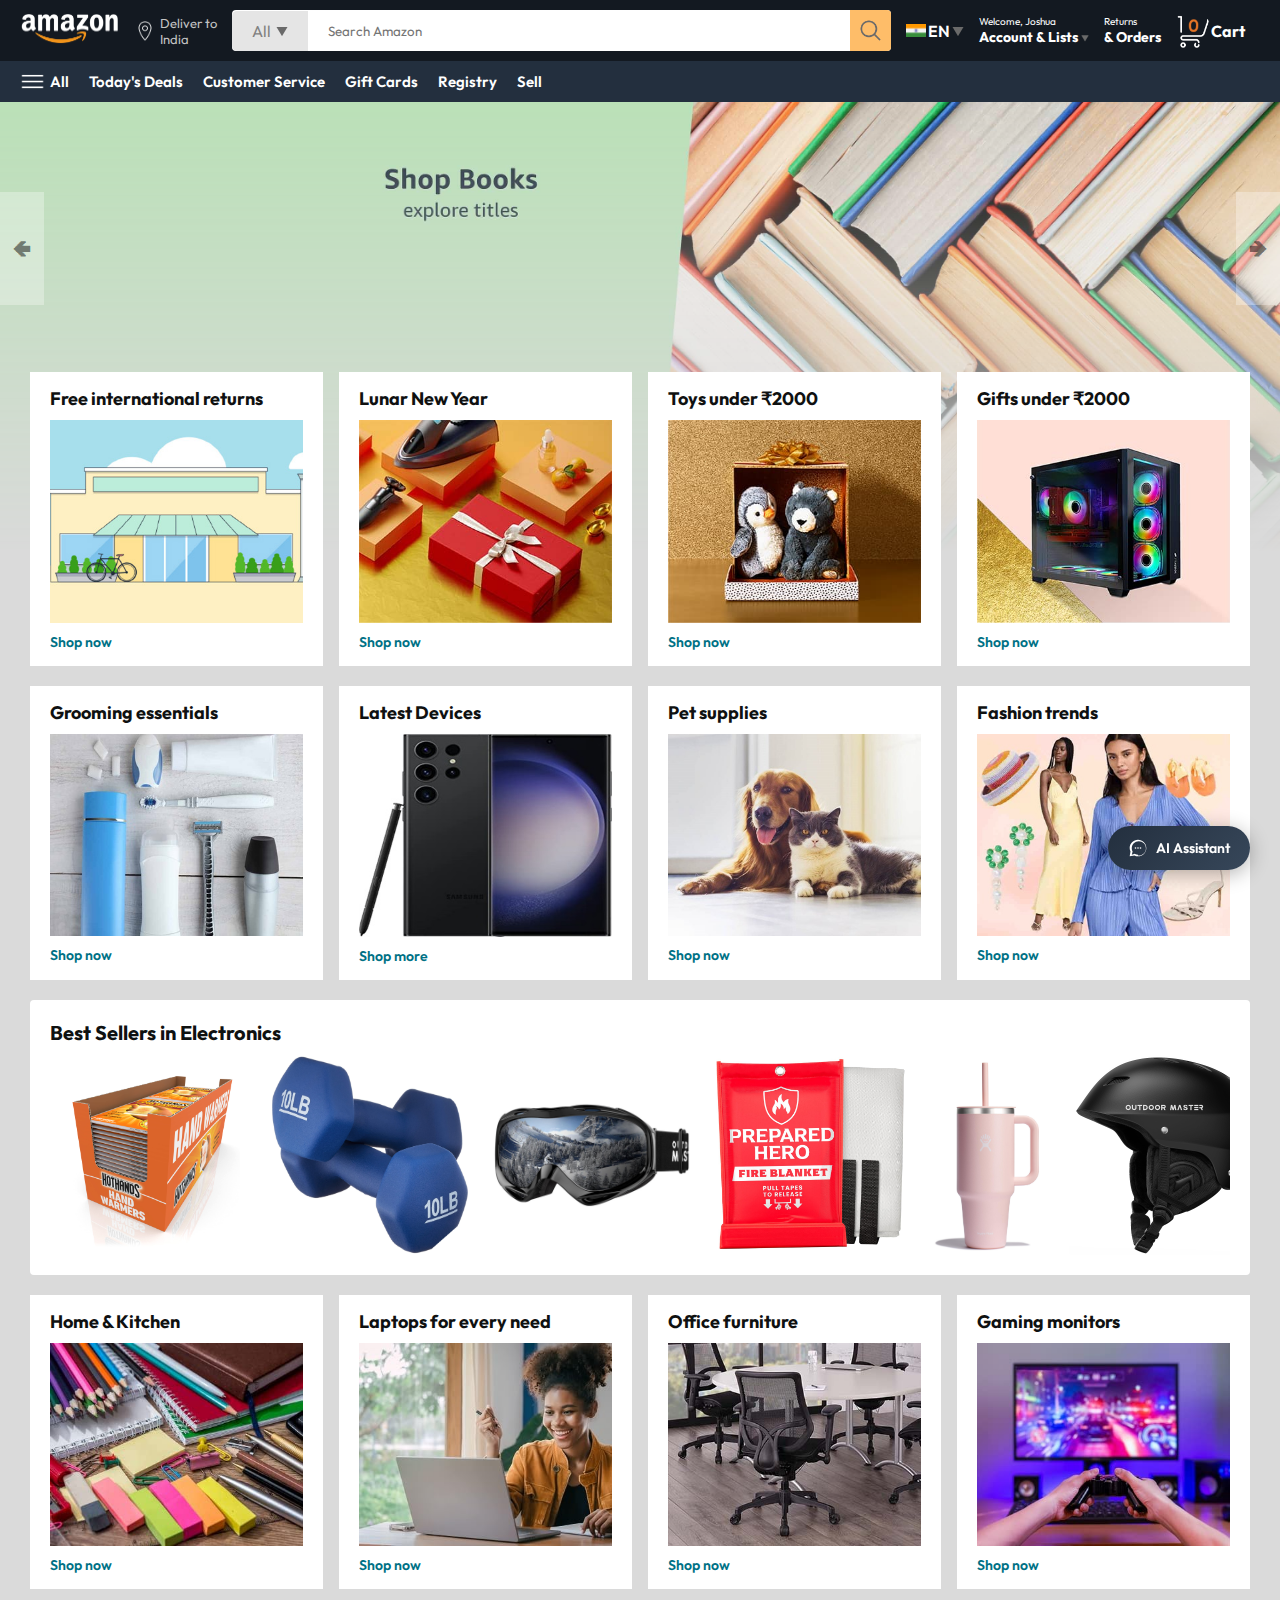
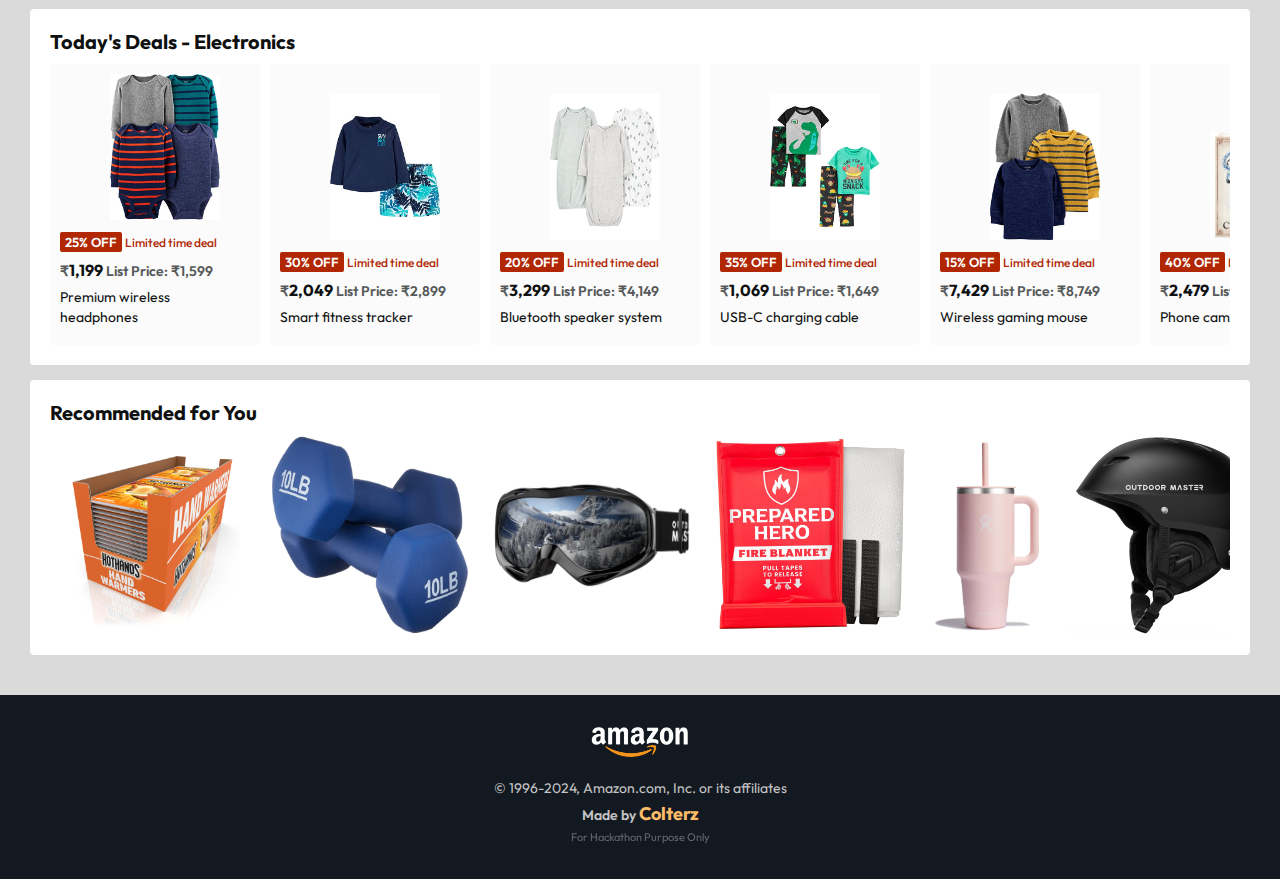
<file: index.html>
<!DOCTYPE html>
<html>
    <head>
        <meta charset="utf-8">
        <meta name="viewport" content="width=device-width, initial-scale=1.0">
        <meta http-equiv="X-UA-Compatible" content="ie=edge">
        <link rel="stylesheet" href="style.css">
        <title>Amazon</title>
    </head>
    <body>
        <nav>
        <a href="/">
            <img src="./assets/amazon_logo.png" width="100" alt="Amazon Logo">
        </a>
        <div class="nav-country">
            <img src="./assets/location_icon.png" height="20" alt="Location Icon">
            <div>
                <p>Deliver to</p>
                <p>India</p>
            </div>
        </div>
            <div class="nav-search">
                <div class="nav-search-gategory">
                    <p>All</p>
                    <img src="./assets/dropdown_icon.png" height="12" alt="">
                </div>
                <input type="text" class="nav-search-input" placeholder="Search Amazon">
                <img src="./assets/search_icon.png" class="nav-search-icon" alt="Search Icon">
            </div>

            <div class="nav-language">
                <img src="./assets/indian_flag.png" width="20px" alt="Indian Flag">
                <p>EN</p>
                <img src="./assets/dropdown_icon.png" width="12px" alt="">
            </div>

            <div class="nav-text">
                <p>Welcome, Joshua</p>
                <h1>Account & Lists <img src="./assets/dropdown_icon.png" width="8px" alt=""> </h1>
            </div>
            <div class="nav-text">
                <p>Returns</p>
                <h1>& Orders </h1>
            </div>
            <a href="./cart.html" class="nav-cart">
                <img src="./assets/cart_icon.png" width="35px" alt="Cart">
                <h4>Cart</h4>
            </a>
        </nav>

        <div class="nav-bottom">
            <div>
                <img src="./assets/menu_icon.png" width="25px" alt="Menu Icon">
                <p>All</p>
            </div>
            <p>Today's Deals</p>
            <p>Customer Service</p>
            <p>Gift Cards</p>
            <p>Registry</p>
            <p>Sell</p>
        </div>

        <div class="header-slider">
            <a href="#" class="control-prev">&#129144</a>
            <a href="#" class="control-next">&#129146</a>
            <ul>
                <img src="./assets/header1.jpg" class="header-img" alt="">
                <img src="./assets/header2.jpg" class="header-img" alt="">
                <img src="./assets/header3.jpg" class="header-img" alt="">
                <img src="./assets/header4.jpg" class="header-img" alt="">
                <img src="./assets/header5.jpg" class="header-img" alt="">
                <img src="./assets/header6.jpg" class="header-img" alt="">
            </ul>
        </div>

        <div class="box-row header-box">
            <div class="box-col">
                <h3>Free international returns</h3>
                <img src="./assets/box1-1.jpg" alt="">
                <a href="#">Shop now</a>
            </div>
            <div class="box-col">
                <h3>Lunar New Year</h3>
                <img src="./assets/box1-2.jpg" alt="">
                <a href="#">Shop now</a>
            </div>
            <div class="box-col">
                <h3>Toys under ₹2000</h3>
                <img src="./assets/box1-3.jpg" alt="">
                <a href="#">Shop now</a>
            </div>
            <div class="box-col">
                <h3>Gifts under ₹2000</h3>
                <img src="./assets/box1-4.jpg" alt="">
                <a href="#">Shop now</a>
            </div>
        </div>

        <div class="box-row">
            <div class="box-col">
                <h3>Grooming essentials</h3>
                <img src="./assets/box2-1.jpg" alt="">
                <a href="#">Shop now</a>
            </div>
            <div class="box-col">
                <h3>Latest Devices</h3>
                <img src="./assets/box2-2.jpg" alt="">
                <a href="./latest-devices.html">Shop more</a>
            </div>
            <div class="box-col">
                <h3>Pet supplies</h3>
                <img src="./assets/box2-3.jpg" alt="">
                <a href="#">Shop now</a>
            </div>
            <div class="box-col">
                <h3>Fashion trends</h3>
                <img src="./assets/box2-4.jpg" alt="">
                <a href="#">Shop now</a>
            </div>
        </div>

        <div class="products-slider">
            <h2>Best Sellers in Electronics</h2>
            <div class="products">
                <img src="./assets/product1-1.jpg" alt="">
                <img src="./assets/product1-2.jpg" alt="">
                <img src="./assets/product1-3.jpg" alt="">
                <img src="./assets/product1-4.jpg" alt="">
                <img src="./assets/product1-5.jpg" alt="">
                <img src="./assets/product1-6.jpg" alt="">
                <img src="./assets/product1-7.jpg" alt="">
                <img src="./assets/product1-8.jpg" alt="">
                <img src="./assets/product1-9.jpg" alt="">
                <img src="./assets/product1-10.jpg" alt="">
            </div>
        </div>

        <div class="box-row">
            <div class="box-col">
                <h3>Home & Kitchen</h3>
                <img src="./assets/box3-1.jpg" alt="">
                <a href="#">Shop now</a>
            </div>
            <div class="box-col">
                <h3>Laptops for every need</h3>
                <img src="./assets/box3-2.jpg" alt="">
                <a href="#">Shop now</a>
            </div>
            <div class="box-col">
                <h3>Office furniture</h3>
                <img src="./assets/box3-3.jpg" alt="">
                <a href="#">Shop now</a>
            </div>
            <div class="box-col">
                <h3>Gaming monitors</h3>
                <img src="./assets/box3-4.jpg" alt="">
                <a href="#">Shop now</a>
            </div>
        </div>

        <div class="products-slider-with-price">
            <h2>Today's Deals - Electronics</h2>
            <div class="products">
                <div class="product-card">
                    <div class="product-img-container">
                        <img src="./assets/product2-1.jpg" alt="">
                    </div>
                    <div class="product-offer">
                        <p>25% OFF</p> <span>Limited time deal</span>
                    </div>
                    <p class="product-price">₹<span>1,199</span> List Price: ₹1,599</p>
                    <h4>Premium wireless headphones</h4>
                </div>
                <div class="product-card">
                    <div class="product-img-container">
                        <img src="./assets/product2-2.jpg" alt="">
                    </div>
                    <div class="product-offer">
                        <p>30% OFF</p> <span>Limited time deal</span>
                    </div>
                    <p class="product-price">₹<span>2,049</span> List Price: ₹2,899</p>
                    <h4>Smart fitness tracker</h4>
                </div>
                <div class="product-card">
                    <div class="product-img-container">
                        <img src="./assets/product2-3.jpg" alt="">
                    </div>
                    <div class="product-offer">
                        <p>20% OFF</p> <span>Limited time deal</span>
                    </div>
                    <p class="product-price">₹<span>3,299</span> List Price: ₹4,149</p>
                    <h4>Bluetooth speaker system</h4>
                </div>
                <div class="product-card">
                    <div class="product-img-container">
                        <img src="./assets/product2-4.jpg" alt="">
                    </div>
                    <div class="product-offer">
                        <p>35% OFF</p> <span>Limited time deal</span>
                    </div>
                    <p class="product-price">₹<span>1,069</span> List Price: ₹1,649</p>
                    <h4>USB-C charging cable</h4>
                </div>
                <div class="product-card">
                    <div class="product-img-container">
                        <img src="./assets/product2-5.jpg" alt="">
                    </div>
                    <div class="product-offer">
                        <p>15% OFF</p> <span>Limited time deal</span>
                    </div>
                    <p class="product-price">₹<span>7,429</span> List Price: ₹8,749</p>
                    <h4>Wireless gaming mouse</h4>
                </div>
                <div class="product-card">
                    <div class="product-img-container">
                        <img src="./assets/product2-6.jpg" alt="">
                    </div>
                    <div class="product-offer">
                        <p>40% OFF</p> <span>Limited time deal</span>
                    </div>
                    <p class="product-price">₹<span>2,479</span> List Price: ₹4,129</p>
                    <h4>Phone camera lens kit</h4>
                </div>
                <div class="product-card">
                    <div class="product-img-container">
                        <img src="./assets/product2-7.jpg" alt="">
                    </div>
                    <div class="product-offer">
                        <p>25% OFF</p> <span>Limited time deal</span>
                    </div>
                    <p class="product-price">₹<span>16,499</span> List Price: ₹21,999</p>
                    <h4>Smart home security camera</h4>
                </div>
                <div class="product-card">
                    <div class="product-img-container">
                        <img src="./assets/product2-8.jpg" alt="">
                    </div>
                    <div class="product-offer">
                        <p>50% OFF</p> <span>Lightning Deal</span>
                    </div>
                    <p class="product-price">₹<span>829</span> List Price: ₹1,649</p>
                    <h4>Phone screen protector</h4>
                </div>
                <div class="product-card">
                    <div class="product-img-container">
                        <img src="./assets/product2-9.jpg" alt="">
                    </div>
                    <div class="product-offer">
                        <p>45% OFF</p> <span>Limited time deal</span>
                    </div>
                    <p class="product-price">₹<span>4,539</span> List Price: ₹8,249</p>
                    <h4>Portable power bank</h4>
                </div>
                <div class="product-card">
                    <div class="product-img-container">
                        <img src="./assets/product2-10.jpg" alt="">
                    </div>
                    <div class="product-offer">
                        <p>30% OFF</p> <span>Limited time deal</span>
                    </div>
                    <p class="product-price">₹<span>5,779</span> List Price: ₹8,249</p>
                    <h4>Wireless charging pad</h4>
                </div>
                <div class="product-card">
                    <div class="product-img-container">
                        <img src="./assets/product2-11.jpg" alt="">
                    </div>
                    <div class="product-offer">
                        <p>60% OFF</p> <span>Lightning Deal</span>
                    </div>
                    <p class="product-price">₹<span>659</span> List Price: ₹1,649</p>
                    <h4>Car phone mount</h4>
                </div>
            </div>
        </div>

        <div class="products-slider">
            <h2>Recommended for You</h2>
            <div class="products">
                <img src="./assets/product1-1.jpg" alt="">
                <img src="./assets/product1-2.jpg" alt="">
                <img src="./assets/product1-3.jpg" alt="">
                <img src="./assets/product1-4.jpg" alt="">
                <img src="./assets/product1-5.jpg" alt="">
                <img src="./assets/product1-6.jpg" alt="">
                <img src="./assets/product1-7.jpg" alt="">
                <img src="./assets/product1-8.jpg" alt="">
                <img src="./assets/product1-9.jpg" alt="">
                <img src="./assets/product1-10.jpg" alt="">
            </div>
        </div>

        <!-- AI Chatbot Floating Button -->
        <div class="chatbot-float">
            <button class="chatbot-btn" onclick="toggleChatbot()">
                <svg width="24" height="24" viewBox="0 0 24 24" fill="none">
                    <path d="M12 2C6.48 2 2 6.48 2 12C2 13.54 2.36 14.98 3.01 16.26L2 22L7.74 20.99C9.02 21.64 10.46 22 12 22C17.52 22 22 17.52 22 12S17.52 2 12 2ZM12 20C10.74 20 9.54 19.68 8.5 19.12L8.19 18.95L4.55 19.95L5.55 16.31L5.38 16C4.82 14.96 4.5 13.76 4.5 12.5C4.5 7.81 8.31 4 13 4S21.5 7.81 21.5 12.5S17.69 21 13 21H12Z" fill="currentColor"/>
                    <circle cx="9" cy="12" r="1" fill="currentColor"/>
                    <circle cx="12" cy="12" r="1" fill="currentColor"/>
                    <circle cx="15" cy="12" r="1" fill="currentColor"/>
                </svg>
                <span>AI Assistant</span>
            </button>
        </div>

        <footer>
            <div class="footer-content">
                <img src="./assets/amazon_logo.png" width="100" alt="Amazon Logo">
                <div class="footer-text">
                    <p>© 1996-2024, Amazon.com, Inc. or its affiliates</p>
                    <p class="footer-credit">Made by <span>Colterz</span></p>
                    <p class="footer-hackathon">For Hackathon Purpose Only</p>
                </div>
            </div>
        </footer>

        <script src="script.js"></script>
    </body>
</html>
</file>
<file: style.css>
@import url('https://fonts.googleapis.com/css2?family=Honk&family=Outfit:wght@300;400;600;700;800;900&family=Poppins:ital,wght@0,100;0,200;0,300;0,400;0,500;0,600;0,700;0,800;0,900;1,100;1,200;1,300;1,400;1,500;1,600;1,700;1,800&display=swap');

* {
    margin: 0;
    padding: 0;
    box-sizing: border-box;
    font-family: 'Outfit', sans-serif;
}

body {
    background: #dadada;
}

a {
    text-decoration: none;
    color: inherit;
}

nav {
    background: #131921;
    display: flex;
    justify-content: space-between;
    align-items: center;
    padding: 10px 20px;
    color: #fff;
}

.nav-country {
    display: flex;
    align-items: center;
    margin-left: 15px;
    font-size: 13px;
    color: #c4c4c4;
    gap: 5px;
}

.nav-country h1 {
    color: #fff;
    font-size: 14px;
}

.nav-search {
    flex: 1;
    display: flex;
    align-items: center;
    margin-left: 15px;
    border-radius: 4px;
    max-width: 1000px;
    color: gray;
    background: #fff;
    -webkit-border-radius: 4px;
    -moz-border-radius: 4px;
    -ms-border-radius: 4px;
    -o-border-radius: 4px;
}

.nav-search-gategory {
    display: flex;
    align-items: center;
    padding: 10px 20px;
    gap: 5px;
    background: #e5e5e5;
    border-radius: 5px 0 0 5px;
    -webkit-border-radius: 5px 0 0 5px;
    -moz-border-radius: 5px 0 0 5px;
    -ms-border-radius: 5px 0 0 5px;
    -o-border-radius: 5px 0 0 5px;
}

.nav-search-input {
    border: none;
    outline: none;
    padding-left: 20px;
    width: 100%;
}

.nav-search-icon {
    max-width: 41px;
    padding: 8px;
    background: #febd69;
    border-radius: 0 4px 4px 0;
    cursor: pointer;
    -webkit-border-radius: 0 4px 4px 0;
    -moz-border-radius: 0 4px 4px 0;
    -ms-border-radius: 0 4px 4px 0;
    -o-border-radius: 0 4px 4px 0;
}

.nav-language {
    display: flex;
    align-items: center;
    gap: 2px;
    font-weight: 600;
    margin-left: 15px;
}

.nav-text {
    margin-left: 15px;
}

.nav-text p {
    font-size: 10px;
}

.nav-text h1 {
    font-size: 14px;
}

.nav-cart {
    display: flex;
    align-items: center;
    margin-left: 15px;
    margin-right: 15px;
}

.nav-bottom {
    display: flex;
    align-items: center;
    padding: 8px 20px;
    background: #232f3e;
    gap: 20px;
    color: #fff;
    font-size: 15px;
}

.nav-bottom div {
    display: flex;
    align-items: center;
    gap: 5px;
    cursor: pointer;
    font-weight: 600;
}

.nav-bottom p {
    cursor: pointer;
    font-weight: 600;
}

.header-slider {
    position: relative;
    overflow: hidden;
}

.header-slider ul {
    display: flex;
    overflow: hidden;
    transition: transform 0.5s ease-in-out;
    width: 600%; /* 6 images * 100% each */
}

.header-img {
    min-width: 100vw;
    width: 100vw;
    height: 450px;
    object-fit: cover;
    object-position: center 20%;
    mask-image: linear-gradient(to bottom, #000000, transparent 100%);
    flex-shrink: 0;
}

.header-slider a {
    position: absolute;
    top: 20%;
    z-index: 1;
    padding: 5vh 1vw;
    background: #ffffff4f;
    color: #0000007b;
    text-decoration: none;
    font-size: 18px;
    font-weight: bold;
    cursor: pointer;
    transition: 0.5s;
}

.control-next {
    right: 0;
}

.box-row {
    display: flex;
    flex-wrap: wrap;
    justify-content: space-between;
    row-gap: 20px;
    margin: 20px 30px;
}

.box-col {
    display: flex;
    flex-direction: column;
    gap: 10px;
    padding: 15px 20px;
    background: #fff;
    max-width: 24%;
    min-height: 200px;
}

.box-col h3 {
    font-size: 18px;
    font-weight: 700;
    color: #0f1111;
}

.box-col img {
    object-fit: cover;
    width: 100%;
    height: auto;
}

.box-col a {
    font-size: 14px;
    color: #007185;
    font-weight: 600;
    transition: color 0.3s;
}

.box-col a:hover {
    color: #c7511f;
}

/* Hover effect for all box columns */
.box-col {
    transition: all 0.3s ease;
    cursor: pointer;
}

.box-col:hover {
    border: 2px solid #febd69;
    transform: translateY(-2px);
    box-shadow: 0 4px 15px rgba(0, 0, 0, 0.1);
}

.box-col:hover a {
    background: #febd69;
    color: #0f1111;
    padding: 8px 16px;
    border-radius: 4px;
    text-align: center;
    font-weight: 700;
}

.box-col:hover a:hover {
    background: #f3a847;
}

.header-box {
    margin-top: -180px;
    position: relative;
    z-index: 2;
}

.products-slider {
    background: #fff;
    margin: 0 30px;
    padding: 20px;
    margin-bottom: 15px;
    border-radius: 4px;
}

.products-slider h2 {
    font-size: 20px;
    font-weight: 700;
    color: #0f1111;
    margin-bottom: 10px;
}

.products-slider .products {
    display: flex;
    overflow-x: auto;
    gap: 20px;
    margin-top: 10px;
}

.products-slider .products img {
    max-width: 200px;
    cursor: pointer;
    max-height: 200px;
    border-radius: 4px;
    transition: transform 0.3s;
}

.products-slider .products img:hover {
    transform: scale(1.05);
}

.products-slider .products::-webkit-scrollbar {
    display: none;
}

.products-slider-with-price {
    background: #fff;
    margin: 0 30px;
    padding: 20px;
    margin-bottom: 15px;
    border-radius: 4px;
}

.products-slider-with-price h2 {
    font-size: 20px;
    font-weight: 700;
    color: #0f1111;
    margin-bottom: 10px;
}

.products-slider-with-price .products {
    display: flex;
    overflow-x: auto;
    gap: 10px;
    margin-top: 10px;
}

.products-slider-with-price .products::-webkit-scrollbar {
    display: none;
}

.product-card {
    display: flex;
    flex-direction: column;
    justify-content: end;
    min-width: 210px;
    background: #fbfbfb;
    border-radius: 4px;
    padding: 10px;
    transition: box-shadow 0.3s;
    cursor: pointer;
}

.product-card:hover {
    box-shadow: 0 4px 8px rgba(0, 0, 0, 0.1);
}

.product-card img {
    max-width: 110px;
    margin: 0 50px;
}

.product-offer p {
    background: #b12704;
    color: #fff;
    display: inline-block;
    padding: 2px 5px;
    border-radius: 2px;
    font-size: 13px;
    margin: 8px 0;
    font-weight: 600;
    -webkit-border-radius: 2px;
    -moz-border-radius: 2px;
    -ms-border-radius: 2px;
    -o-border-radius: 2px;
}

.product-offer span {
    color: #b12704;
    font-weight: 500;
    font-size: 12px;
}

.product-offer h1 {
    font-size: 14px;
    font-weight: 600;
    margin: 8px 0;
}

.product-price {
    color: #565959;
    font-size: 14px;
    font-weight: 600;
}

.product-price span {
    font-size: 16px;
    color: #0f1111;
    font-weight: 700;
}

.product-card h4 {
    font-size: 14px;
    font-weight: 400;
    margin: 8px 0;
    color: #0f1111;
    line-height: 1.4;
}

/* Chatbot Floating Button */
.chatbot-float {
    position: fixed;
    bottom: 30px;
    right: 30px;
    z-index: 1000;
}

.chatbot-btn {
    display: flex;
    align-items: center;
    gap: 8px;
    background: linear-gradient(135deg, #232f3e, #37475a);
    color: #fff;
    border: none;
    padding: 12px 20px;
    border-radius: 50px;
    cursor: pointer;
    font-size: 14px;
    font-weight: 600;
    font-family: 'Outfit', sans-serif;
    box-shadow: 0 4px 20px rgba(0, 0, 0, 0.3);
    transition: all 0.3s ease;
    -webkit-border-radius: 50px;
    -moz-border-radius: 50px;
    -ms-border-radius: 50px;
    -o-border-radius: 50px;
}

.chatbot-btn:hover {
    background: linear-gradient(135deg, #37475a, #232f3e);
    transform: translateY(-2px);
    box-shadow: 0 6px 25px rgba(0, 0, 0, 0.4);
}

.chatbot-btn svg {
    width: 20px;
    height: 20px;
}

.chatbot-btn span {
    white-space: nowrap;
}

/* Enhanced Footer */
footer {
    background: #131921;
    color: #fff;
    padding: 30px 0;
    margin-top: 40px;
}

.footer-content {
    display: flex;
    flex-direction: column;
    align-items: center;
    gap: 15px;
    max-width: 1200px;
    margin: 0 auto;
    padding: 0 20px;
}

.footer-text {
    text-align: center;
}

.footer-text p {
    margin: 5px 0;
    color: #c4c4c4;
    font-size: 14px;
}

.footer-credit {
    font-size: 16px;
    font-weight: 600;
}

.footer-credit span {
    color: #febd69;
    font-weight: 700;
    font-size: 18px;
}

.footer-hackathon {
    font-size: 11px !important;
    color: #888 !important;
    opacity: 0.7;
    font-weight: 400;
}

/* Responsive Design */
@media (max-width: 768px) {
    .box-row {
        flex-direction: column;
        margin: 20px 15px;
    }
    
    .box-col {
        max-width: 100%;
    }
    
    .products-slider,
    .products-slider-with-price {
        margin: 0 15px;
    }
    
    .chatbot-btn span {
        display: none;
    }
    
    .chatbot-btn {
        width: 56px;
        height: 56px;
        padding: 16px;
        border-radius: 50%;
        justify-content: center;
    }
    
    nav {
        flex-wrap: wrap;
        padding: 10px 15px;
    }
    
    .nav-search {
        order: 3;
        flex-basis: 100%;
        margin: 10px 0 0 0;
    }
}
</file>
